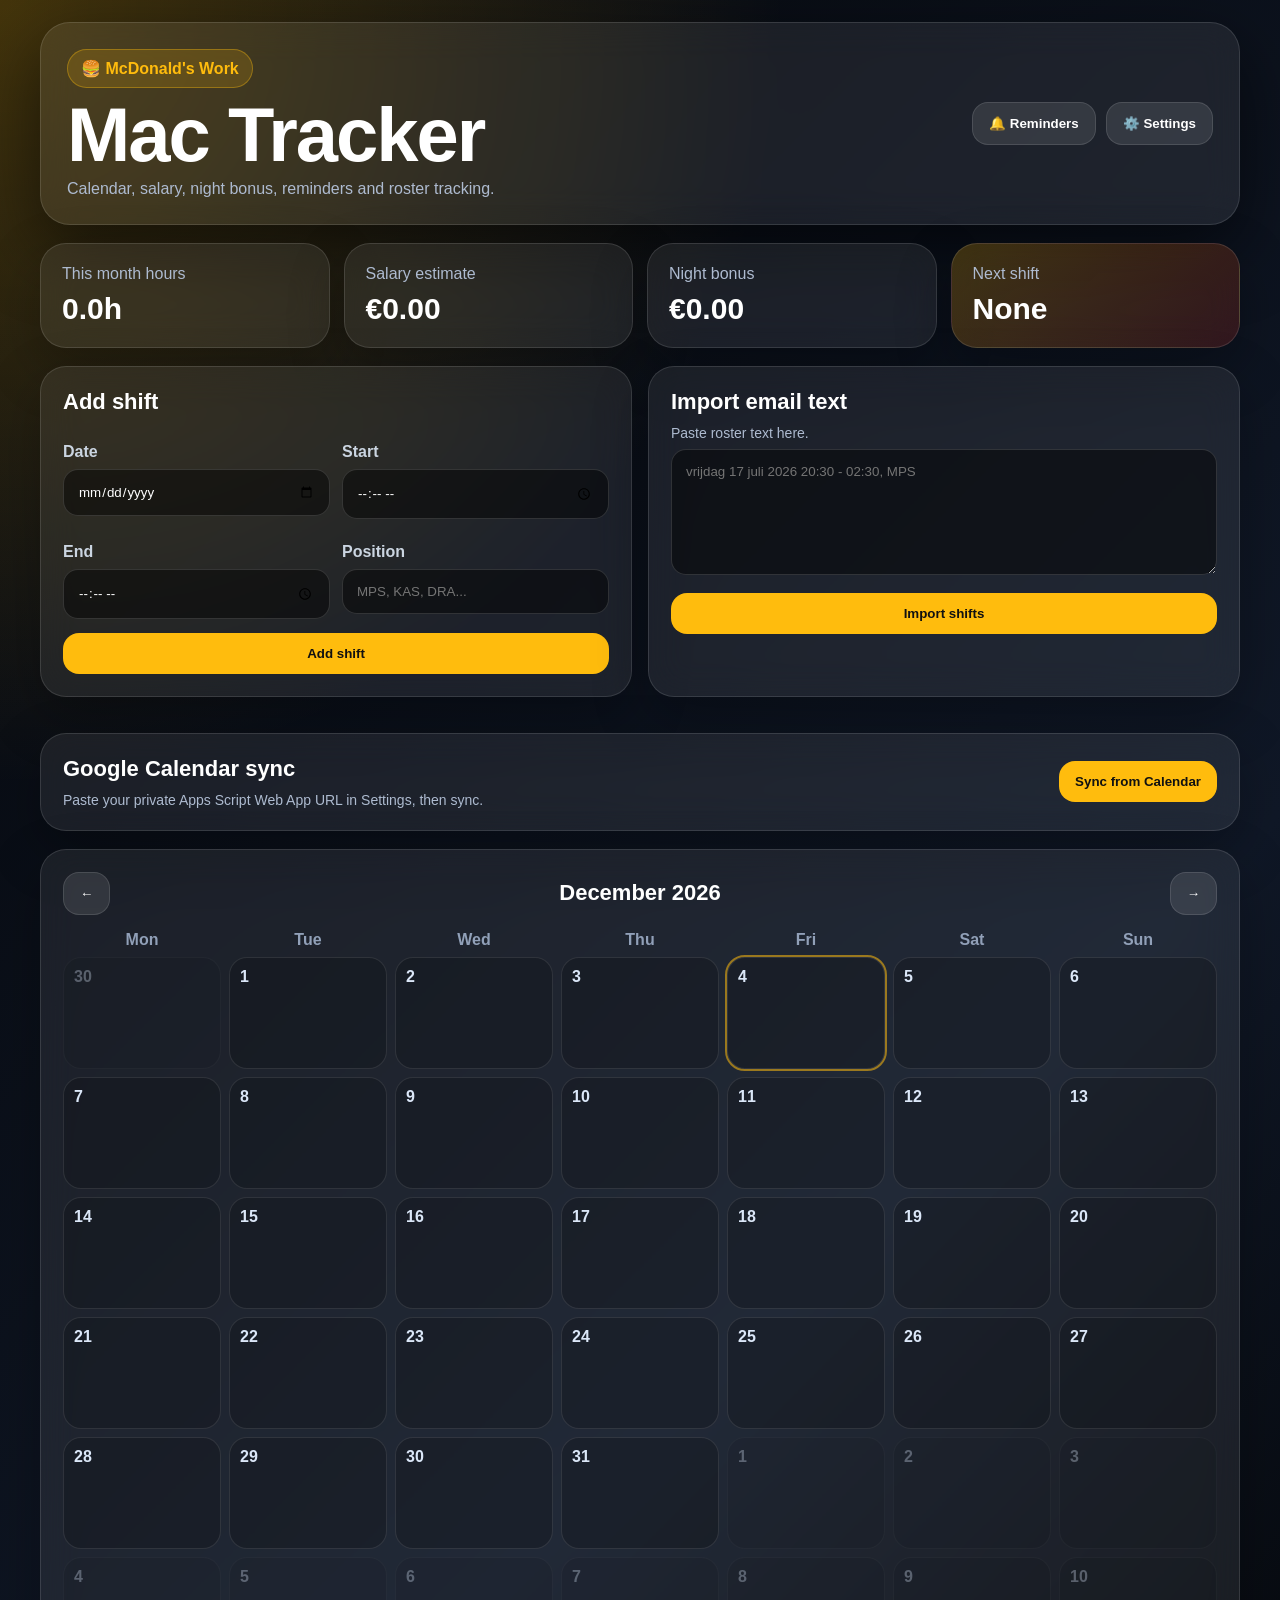
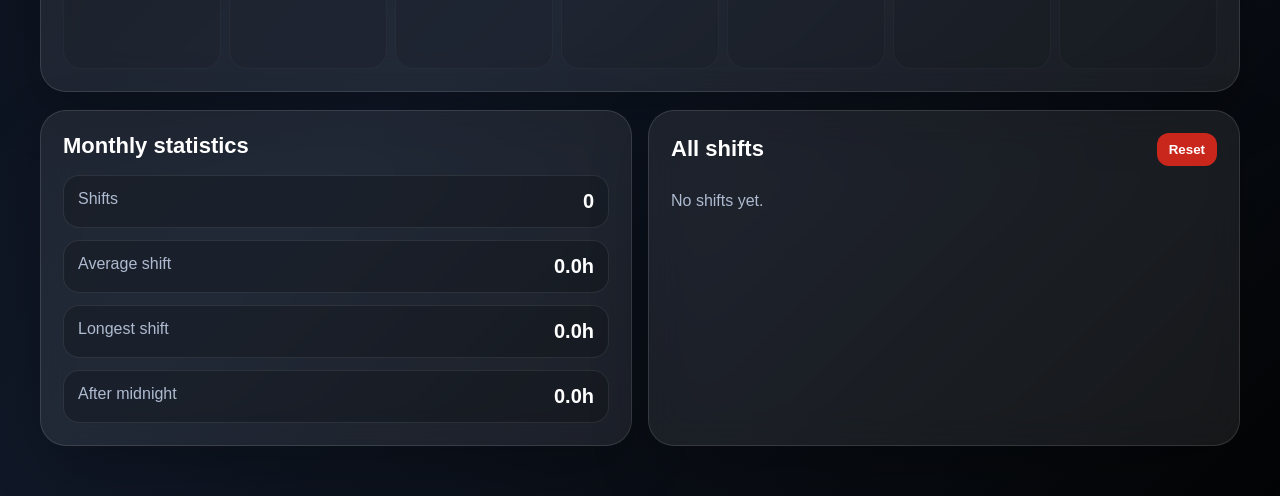
<file: index.html>
<!doctype html>
<html lang="en">
<head>
<meta charset="utf-8">
<meta name="viewport" content="width=device-width,initial-scale=1,viewport-fit=cover">
<meta name="theme-color" content="#05070b">
<meta name="apple-mobile-web-app-capable" content="yes">
<title>Mac Tracker V3</title>
<link rel="manifest" href="manifest.json">
<link rel="stylesheet" href="style.css">
</head>
<body>
<main class="app">
<header class="top">
<div><p class="pill">🍔 McDonald's Work</p><h1>Mac Tracker</h1><p class="muted">Calendar, salary, night bonus, reminders and roster tracking.</p></div>
<div class="actions"><button onclick="requestNotifications()" class="ghost">🔔 Reminders</button><button onclick="openSettings()" class="ghost">⚙️ Settings</button></div>
</header>

<section class="cards">
<div class="card"><span>This month hours</span><strong id="monthHours">0h</strong></div>
<div class="card"><span>Salary estimate</span><strong id="monthSalary">€0</strong></div>
<div class="card"><span>Night bonus</span><strong id="nightBonus">€0</strong></div>
<div class="card active"><span>Next shift</span><strong id="nextShift">None</strong></div>
</section>

<section class="grid">
<div class="panel"><h2>Add shift</h2><div class="form">
<label>Date<input type="date" id="date"></label><label>Start<input type="time" id="start"></label>
<label>End<input type="time" id="end"></label><label>Position<input id="position" placeholder="MPS, KAS, DRA..."></label>
</div><button class="primary" onclick="addShift()">Add shift</button></div>

<div class="panel"><h2>Import email text</h2><p class="muted small">Paste roster text here.</p>
<textarea id="importText" placeholder="vrijdag 17 juli 2026 20:30 - 02:30, MPS"></textarea>
<button class="primary" onclick="importText()">Import shifts</button></div>
</section>

<section class="panel sync"><div><h2>Google Calendar sync</h2><p class="muted small">Paste your private Apps Script Web App URL in Settings, then sync.</p></div><button class="primary compact" onclick="syncFromCalendar()">Sync from Calendar</button></section>

<section class="panel"><div class="calhead"><button class="ghost" onclick="changeMonth(-1)">←</button><h2 id="calendarTitle"></h2><button class="ghost" onclick="changeMonth(1)">→</button></div>
<div class="week"><span>Mon</span><span>Tue</span><span>Wed</span><span>Thu</span><span>Fri</span><span>Sat</span><span>Sun</span></div><div id="calendar" class="calendar"></div></section>

<section class="grid"><div class="panel"><h2>Monthly statistics</h2><div class="stats">
<div><span>Shifts</span><b id="monthShifts">0</b></div><div><span>Average shift</span><b id="avgShift">0h</b></div>
<div><span>Longest shift</span><b id="longestShift">0h</b></div><div><span>After midnight</span><b id="nightHours">0h</b></div>
</div></div>
<div class="panel"><div class="calhead"><h2>All shifts</h2><button onclick="clearAll()" class="danger mini">Reset</button></div><div id="shiftList" class="shift-list"></div></div></section>
</main>

<dialog id="settingsDialog"><div class="modal"><div class="calhead"><h2>Settings</h2><button onclick="closeSettings()" class="ghost mini">Close</button></div>
<label>Hourly wage (€)<input type="number" step="0.01" id="hourlyRateInput"></label>
<label>Night bonus % after 00:00<input type="number" step="1" id="nightBonusInput"></label>
<label>Private Apps Script Web App URL<input id="scriptUrlInput" placeholder="https://script.google.com/macros/s/.../exec"></label>
<p class="muted small">Keep this URL private. It is saved only in this browser, not in GitHub.</p>
<button class="primary" onclick="saveSettings()">Save settings</button></div></dialog>
<script src="app.js"></script>
</body></html>
</file>
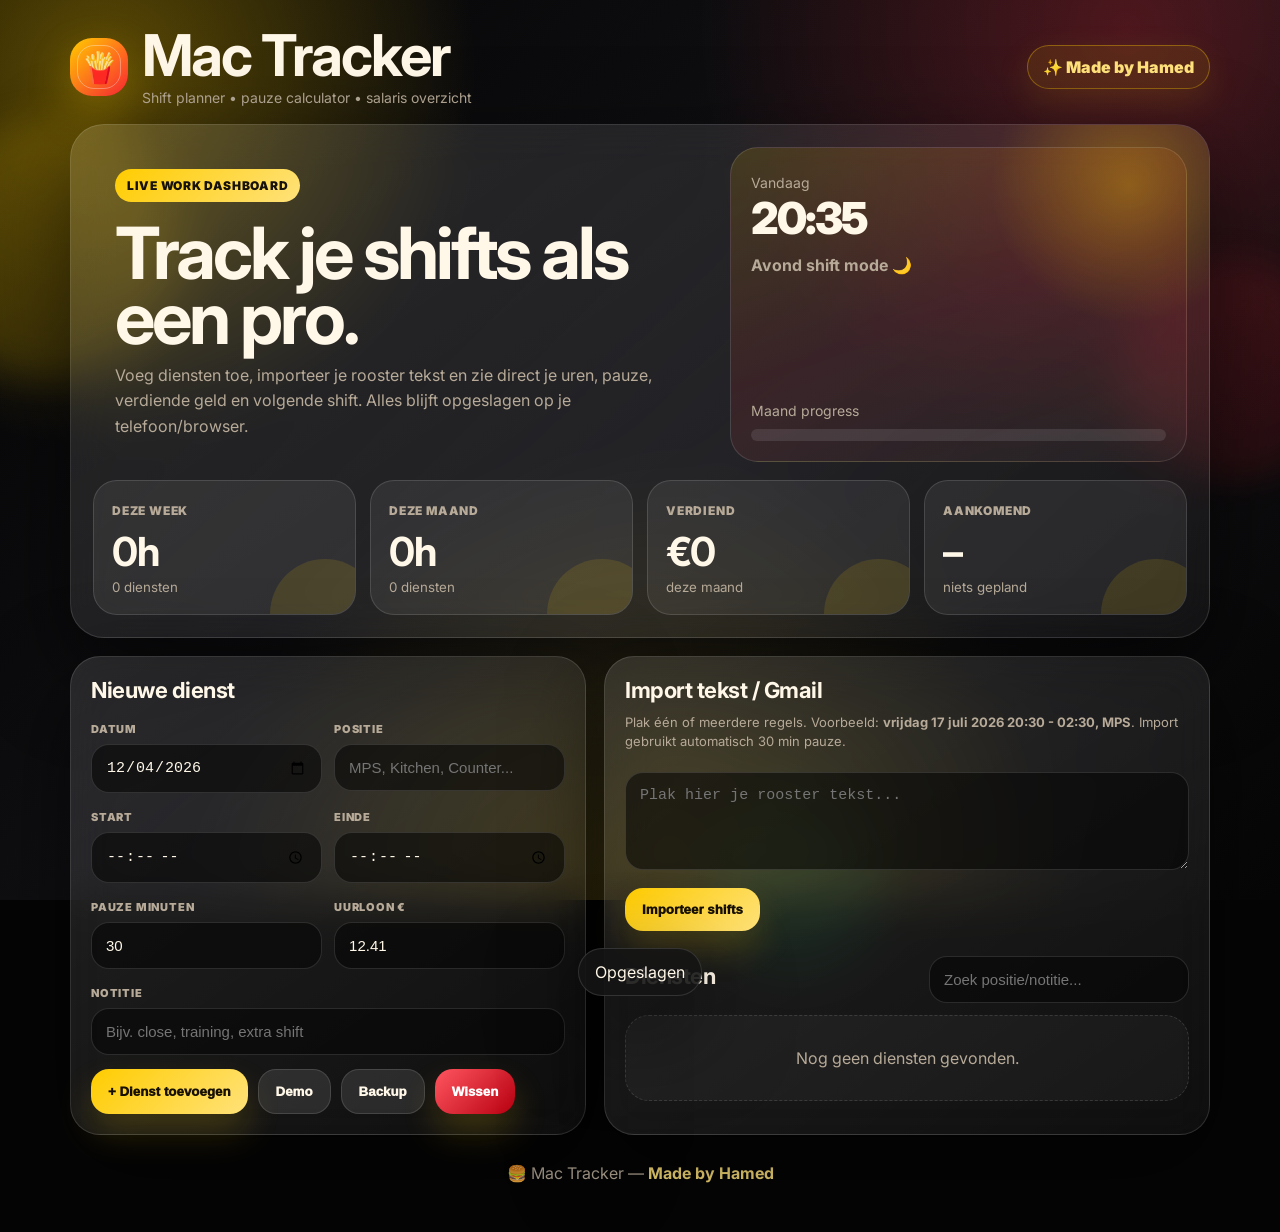
<file: index-2.html>
<!DOCTYPE html>
<html lang="nl">
<head>
  <meta charset="UTF-8" />
  <meta name="viewport" content="width=device-width, initial-scale=1.0" />
  <title>Mac Tracker | Made by Hamed</title>
  <meta name="theme-color" content="#111111" />
  <link rel="preconnect" href="https://fonts.googleapis.com">
  <link rel="preconnect" href="https://fonts.gstatic.com" crossorigin>
  <link href="https://fonts.googleapis.com/css2?family=Inter:wght@400;600;700;800;900&display=swap" rel="stylesheet">
  <style>
    :root{
      --bg:#050505;--bg2:#0f0f12;--card:rgba(255,255,255,.08);--card2:rgba(255,255,255,.12);
      --text:#fff7e8;--muted:#b7aa98;--gold:#ffcc00;--gold2:#ffe27a;--red:#ff2735;--green:#26e27a;
      --line:rgba(255,255,255,.13);--shadow:0 30px 90px rgba(0,0,0,.55);--radius:28px;
    }
    *{box-sizing:border-box} html{scroll-behavior:smooth}
    body{margin:0;min-height:100vh;font-family:Inter,system-ui,-apple-system,Segoe UI,Roboto,Arial,sans-serif;color:var(--text);background:#050505;overflow-x:hidden}
    body:before{content:"";position:fixed;inset:0;z-index:-3;background:
      radial-gradient(circle at 8% 8%,rgba(255,204,0,.35),transparent 26%),
      radial-gradient(circle at 88% 3%,rgba(255,39,53,.25),transparent 30%),
      radial-gradient(circle at 50% 100%,rgba(255,204,0,.18),transparent 40%),
      linear-gradient(135deg,#040404,#121216 55%,#060606)}
    body:after{content:"";position:fixed;inset:0;z-index:-2;opacity:.18;background-image:linear-gradient(rgba(255,255,255,.08) 1px,transparent 1px),linear-gradient(90deg,rgba(255,255,255,.08) 1px,transparent 1px);background-size:46px 46px;mask-image:radial-gradient(circle at center,#000,transparent 78%)}
    .orb{position:fixed;border-radius:999px;filter:blur(18px);opacity:.55;z-index:-1;animation:float 8s ease-in-out infinite alternate}.orb.one{width:260px;height:260px;background:rgba(255,204,0,.28);left:-80px;top:120px}.orb.two{width:220px;height:220px;background:rgba(255,39,53,.23);right:-60px;top:260px;animation-delay:1.5s}.orb.three{width:180px;height:180px;background:rgba(38,226,122,.13);left:55%;bottom:-70px;animation-delay:.6s}@keyframes float{to{transform:translateY(-35px) translateX(20px) scale(1.08)}}
    .wrap{max-width:1180px;margin:auto;padding:20px}.glass{background:linear-gradient(145deg,rgba(255,255,255,.12),rgba(255,255,255,.045));border:1px solid var(--line);box-shadow:var(--shadow);backdrop-filter:blur(22px);-webkit-backdrop-filter:blur(22px)}
    header{display:flex;justify-content:space-between;align-items:center;gap:16px;margin:8px 0 18px}.brand{display:flex;align-items:center;gap:14px}.logo{width:58px;height:58px;border-radius:22px;display:grid;place-items:center;font-size:30px;background:linear-gradient(135deg,var(--gold),var(--red));box-shadow:0 18px 45px rgba(255,204,0,.24);position:relative}.logo:after{content:"";position:absolute;inset:7px;border:1px solid rgba(255,255,255,.34);border-radius:17px}h1{margin:0;font-size:clamp(28px,4.5vw,58px);letter-spacing:-2px;line-height:.95}.sub{color:var(--muted);font-size:14px;margin-top:6px}.made{border:1px solid rgba(255,204,0,.34);background:rgba(255,204,0,.10);color:var(--gold2);padding:11px 15px;border-radius:999px;font-weight:900;white-space:nowrap;box-shadow:0 12px 35px rgba(255,204,0,.12)}
    .hero{border-radius:34px;padding:22px;margin-bottom:18px;position:relative;overflow:hidden}.hero:before{content:"";position:absolute;right:-70px;top:-90px;width:300px;height:300px;background:radial-gradient(circle,rgba(255,204,0,.32),transparent 65%)}.heroTop{display:grid;grid-template-columns:1.15fr .85fr;gap:18px;align-items:stretch}.titleCard{padding:22px;position:relative;z-index:1}.badge{display:inline-flex;align-items:center;gap:8px;color:#16110a;background:linear-gradient(135deg,var(--gold),var(--gold2));font-weight:950;border-radius:999px;padding:9px 12px;font-size:12px;text-transform:uppercase;letter-spacing:.7px}.hero h2{font-size:clamp(34px,6vw,72px);line-height:.91;letter-spacing:-3px;margin:18px 0 12px}.hero p{margin:0;color:var(--muted);line-height:1.6;max-width:620px}.miniPanel{padding:20px;border-radius:28px;background:linear-gradient(160deg,rgba(255,204,0,.14),rgba(255,39,53,.10),rgba(255,255,255,.04));border:1px solid var(--line);display:flex;flex-direction:column;justify-content:space-between;min-height:260px}.bigTime{font-size:44px;font-weight:950;letter-spacing:-2px}.progress{height:12px;border-radius:999px;background:rgba(255,255,255,.10);overflow:hidden;margin-top:10px}.bar{height:100%;width:0%;background:linear-gradient(90deg,var(--gold),var(--red));border-radius:999px;transition:.6s}.quote{color:var(--muted);font-weight:700;margin-top:10px}
    .stats{display:grid;grid-template-columns:repeat(4,1fr);gap:14px;margin-top:18px}.stat{padding:18px;border-radius:24px;background:rgba(255,255,255,.07);border:1px solid var(--line);position:relative;overflow:hidden}.stat:after{content:"";position:absolute;inset:auto -25px -55px auto;width:110px;height:110px;border-radius:999px;background:rgba(255,204,0,.12)}.stat span{color:var(--muted);font-size:12px;text-transform:uppercase;letter-spacing:.8px;font-weight:950}.stat b{display:block;font-size:clamp(26px,4vw,40px);margin-top:8px;letter-spacing:-1px}.stat small{color:var(--muted)}
    .layout{display:grid;grid-template-columns:.92fr 1.08fr;gap:18px}.card{border-radius:30px;padding:20px}.card h3{margin:0 0 14px;font-size:22px;letter-spacing:-.5px}.form{display:grid;grid-template-columns:1fr 1fr;gap:12px}label{font-size:11px;color:var(--muted);font-weight:950;text-transform:uppercase;letter-spacing:.8px}input,textarea{width:100%;margin-top:7px;border:1px solid var(--line);background:rgba(5,5,5,.55);color:var(--text);border-radius:18px;padding:14px 14px;font-size:15px;outline:none;transition:.2s}input:focus,textarea:focus{border-color:rgba(255,204,0,.7);box-shadow:0 0 0 4px rgba(255,204,0,.09)}textarea{resize:vertical}.full{grid-column:1/-1}.actions{display:flex;gap:10px;flex-wrap:wrap;margin-top:14px}button{border:0;border-radius:18px;padding:14px 17px;font-weight:950;cursor:pointer;color:#171000;background:linear-gradient(135deg,var(--gold),var(--gold2));box-shadow:0 18px 34px rgba(255,204,0,.18);transition:.2s}button:hover{transform:translateY(-2px);filter:brightness(1.04)}button.secondary{background:rgba(255,255,255,.10);color:var(--text);border:1px solid var(--line);box-shadow:none}button.danger{background:linear-gradient(135deg,#ff5660,#b80011);color:#fff}.helper{font-size:13px;color:var(--muted);line-height:1.5;margin-top:-4px}.toolbar{display:flex;justify-content:space-between;gap:10px;align-items:center;margin:18px 0 12px}.search{max-width:260px}.shift{display:grid;grid-template-columns:1fr auto;gap:12px;align-items:center;background:linear-gradient(135deg,rgba(255,255,255,.105),rgba(255,255,255,.045));border:1px solid var(--line);border-radius:24px;padding:15px;margin-bottom:11px;position:relative;overflow:hidden}.shift:before{content:"";position:absolute;left:0;top:0;bottom:0;width:5px;background:linear-gradient(var(--gold),var(--red))}.shift strong{font-size:16px}.shift small{color:var(--muted);display:block;margin-top:5px}.pill{display:inline-flex;gap:5px;align-items:center;margin-top:9px;margin-right:6px;border-radius:999px;padding:6px 10px;background:rgba(255,204,0,.12);color:var(--gold2);font-size:12px;font-weight:950}.empty{text-align:center;color:var(--muted);border:1px dashed var(--line);border-radius:24px;padding:32px;background:rgba(255,255,255,.035)}.footer{text-align:center;color:var(--muted);padding:28px}.footer b{color:var(--gold2)}
    .toast{position:fixed;left:50%;bottom:24px;transform:translateX(-50%) translateY(120px);background:rgba(20,20,20,.9);border:1px solid var(--line);color:var(--text);padding:13px 16px;border-radius:999px;box-shadow:var(--shadow);z-index:99;transition:.35s}.toast.show{transform:translateX(-50%) translateY(0)}
    @media(max-width:900px){.heroTop,.layout{grid-template-columns:1fr}.stats{grid-template-columns:repeat(2,1fr)}header{align-items:flex-start}.made{font-size:13px}.miniPanel{min-height:190px}}
    @media(max-width:560px){.wrap{padding:14px}.hero,.card{border-radius:24px;padding:16px}.form{grid-template-columns:1fr}.stats{grid-template-columns:1fr 1fr;gap:10px}.stat{padding:14px}header{flex-direction:column}.hero h2{letter-spacing:-2px}.bigTime{font-size:34px}.toolbar{display:block}.search{max-width:none}.shift{grid-template-columns:1fr}.shift button{width:100%}}
  </style>
</head>
<body>
  <div class="orb one"></div><div class="orb two"></div><div class="orb three"></div>
  <div class="wrap">
    <header>
      <div class="brand"><div class="logo">🍟</div><div><h1>Mac Tracker</h1><div class="sub">Shift planner • pauze calculator • salaris overzicht</div></div></div>
      <div class="made">✨ Made by Hamed</div>
    </header>

    <section class="hero glass">
      <div class="heroTop">
        <div class="titleCard">
          <div class="badge">Live work dashboard</div>
          <h2>Track je shifts als een pro.</h2>
          <p>Voeg diensten toe, importeer je rooster tekst en zie direct je uren, pauze, verdiende geld en volgende shift. Alles blijft opgeslagen op je telefoon/browser.</p>
        </div>
        <div class="miniPanel">
          <div>
            <div class="sub">Vandaag</div>
            <div class="bigTime" id="clock">00:00</div>
            <div class="quote" id="todayLine">Klaar voor je volgende shift?</div>
          </div>
          <div>
            <div class="sub">Maand progress</div>
            <div class="progress"><div class="bar" id="monthBar"></div></div>
          </div>
        </div>
      </div>
      <div class="stats">
        <div class="stat"><span>Deze week</span><b id="weekHours">0h</b><small id="weekCount">0 diensten</small></div>
        <div class="stat"><span>Deze maand</span><b id="monthHours">0h</b><small id="monthCount">0 diensten</small></div>
        <div class="stat"><span>Verdiend</span><b id="earned">€0</b><small>deze maand</small></div>
        <div class="stat"><span>Aankomend</span><b id="nextShift">–</b><small id="nextInfo">niets gepland</small></div>
      </div>
    </section>

    <main class="layout">
      <section class="card glass">
        <h3>Nieuwe dienst</h3>
        <div class="form">
          <div><label>Datum</label><input id="date" type="date"></div>
          <div><label>Positie</label><input id="position" placeholder="MPS, Kitchen, Counter..."></div>
          <div><label>Start</label><input id="start" type="time"></div>
          <div><label>Einde</label><input id="end" type="time"></div>
          <div><label>Pauze minuten</label><input id="break" type="number" min="0" step="5" value="30"></div>
          <div><label>Uurloon €</label><input id="rate" type="number" min="0" step="0.01" value="12.41"></div>
          <div class="full"><label>Notitie</label><input id="note" placeholder="Bijv. close, training, extra shift"></div>
        </div>
        <div class="actions">
          <button onclick="addShift()">+ Dienst toevoegen</button>
          <button class="secondary" onclick="fillDemo()">Demo</button>
          <button class="secondary" onclick="exportData()">Backup</button>
          <button class="danger" onclick="clearAll()">Wissen</button>
        </div>
      </section>

      <section class="card glass">
        <h3>Import tekst / Gmail</h3>
        <p class="helper">Plak één of meerdere regels. Voorbeeld: <b>vrijdag 17 juli 2026 20:30 - 02:30, MPS</b>. Import gebruikt automatisch 30 min pauze.</p>
        <textarea id="importText" rows="4" placeholder="Plak hier je rooster tekst..."></textarea>
        <div class="actions"><button onclick="importShifts()">Importeer shifts</button></div>
        <div class="toolbar"><h3 style="margin:0">Diensten</h3><input class="search" id="search" placeholder="Zoek positie/notitie..." oninput="render()"></div>
        <div id="list"></div>
      </section>
    </main>
    <div class="footer">🍔 Mac Tracker — <b>Made by Hamed</b></div>
  </div>
  <div class="toast" id="toast">Opgeslagen</div>
<script>
const KEY='macTrackerShifts_wow_v1';
let shifts=JSON.parse(localStorage.getItem(KEY)||'[]');
const nlMonths={januari:0,februari:1,maart:2,april:3,mei:4,juni:5,juli:6,augustus:7,september:8,oktober:9,november:10,december:11};
function $(id){return document.getElementById(id)}
function save(msg='Opgeslagen'){localStorage.setItem(KEY,JSON.stringify(shifts));render();showToast(msg)}
function showToast(msg){toast.textContent=msg;toast.classList.add('show');setTimeout(()=>toast.classList.remove('show'),1800)}
function pad(n){return String(n).padStart(2,'0')}
function fmtDate(d){return new Date(d+'T12:00:00').toLocaleDateString('nl-NL',{weekday:'short',day:'numeric',month:'short'})}
function minutesBetween(date,start,end,brk=0){if(!date||!start||!end)return 0;let s=new Date(`${date}T${start}`),e=new Date(`${date}T${end}`);if(e<=s)e.setDate(e.getDate()+1);return Math.max(0,((e-s)/60000)-Number(brk||0))}
function hoursText(mins){return (Math.round((mins/60)*10)/10)+'h'}
function money(v){return '€'+Math.round(v)}
function addShift(){const shift={id:Date.now()+Math.random(),date:$('date').value,start:$('start').value,end:$('end').value,break:Number($('break').value||0),position:$('position').value.trim()||'Shift',rate:Number($('rate').value||0),note:$('note').value.trim()};if(!shift.date||!shift.start||!shift.end){showToast('Vul datum, start en einde in');return}shifts.push(shift);shifts.sort((a,b)=>new Date(a.date)-new Date(b.date));$('position').value='';$('note').value='';save('Dienst toegevoegd')}
function del(id){shifts=shifts.filter(s=>s.id!==id);save('Dienst verwijderd')}
function clearAll(){if(confirm('Alles wissen?')){shifts=[];save('Alles gewist')}}
function getWeekNumber(d){d=new Date(Date.UTC(d.getFullYear(),d.getMonth(),d.getDate()));d.setUTCDate(d.getUTCDate()+4-(d.getUTCDay()||7));let y=new Date(Date.UTC(d.getUTCFullYear(),0,1));return Math.ceil((((d-y)/86400000)+1)/7)}
function render(){const now=new Date(),thisMonth=now.getMonth(),thisYear=now.getFullYear(),thisWeek=getWeekNumber(now);let weekM=0,monthM=0,weekC=0,monthC=0,earned=0,next=null;const q=($('search')?.value||'').toLowerCase();$('list').innerHTML='';shifts.forEach(s=>{const d=new Date(s.date+'T12:00:00'),mins=minutesBetween(s.date,s.start,s.end,s.break);if(d.getFullYear()===thisYear&&getWeekNumber(d)===thisWeek){weekM+=mins;weekC++}if(d.getFullYear()===thisYear&&d.getMonth()===thisMonth){monthM+=mins;monthC++;earned+=(mins/60)*Number(s.rate||0)}if(new Date(`${s.date}T${s.start}`)>=now&&(!next||new Date(`${s.date}T${s.start}`)<new Date(`${next.date}T${next.start}`)))next=s});weekHours.textContent=hoursText(weekM);weekCount.textContent=weekC+' diensten';monthHours.textContent=hoursText(monthM);monthCount.textContent=monthC+' diensten';earned.textContent=money(earned);monthBar.style.width=Math.min(100,(monthM/(120*60))*100)+'%';if(next){nextShift.textContent=fmtDate(next.date);nextInfo.textContent=next.start+' - '+next.end}else{nextShift.textContent='–';nextInfo.textContent='niets gepland'}const filtered=shifts.filter(s=>(s.position+' '+(s.note||'')).toLowerCase().includes(q));if(!filtered.length){$('list').innerHTML='<div class="empty">Nog geen diensten gevonden.</div>';return}filtered.slice().reverse().forEach(s=>{const mins=minutesBetween(s.date,s.start,s.end,s.break);const div=document.createElement('div');div.className='shift';div.innerHTML=`<div><strong>${fmtDate(s.date)} · ${s.start} - ${s.end}</strong><small>${s.position}${s.note?' · '+s.note:''}</small><span class="pill">⏱ ${hoursText(mins)}</span><span class="pill">☕ pauze ${s.break||0} min</span><span class="pill">💸 ${money((mins/60)*Number(s.rate||0))}</span></div><button class="secondary" onclick="del(${s.id})">Delete</button>`;$('list').appendChild(div)})}
function parseDutchDate(txt){txt=txt.toLowerCase().replace(/,/g,' ');const m=txt.match(/(\d{1,2})\s+(januari|februari|maart|april|mei|juni|juli|augustus|september|oktober|november|december)\s+(20\d{2})/i);if(!m)return null;return `${m[3]}-${pad(nlMonths[m[2]]+1)}-${pad(m[1])}`}
function importShifts(){const lines=$('importText').value.split(/\n+/).map(x=>x.trim()).filter(Boolean);let added=0;lines.forEach(line=>{const d=parseDutchDate(line),t=line.match(/(\d{1,2}:\d{2})\s*-\s*(\d{1,2}:\d{2})/);if(d&&t){let after=line.split(t[0])[1]||'';let pos=after.replace(/^[,\s-]+/,'').trim()||'Imported shift';shifts.push({id:Date.now()+Math.random(),date:d,start:t[1],end:t[2],break:30,position:pos,rate:Number($('rate').value||12.41),note:'Imported'});added++}});if(!added){showToast('Geen shifts gevonden');alert('Geen shifts gevonden. Probeer: vrijdag 17 juli 2026 20:30 - 02:30, MPS');return}$('importText').value='';shifts.sort((a,b)=>new Date(a.date)-new Date(b.date));save(added+' shift(s) geïmporteerd')}
function exportData(){const blob=new Blob([JSON.stringify(shifts,null,2)],{type:'application/json'});const a=document.createElement('a');a.href=URL.createObjectURL(blob);a.download='mac-tracker-backup.json';a.click();URL.revokeObjectURL(a.href);showToast('Backup gedownload')}
function fillDemo(){const today=new Date();const d=`${today.getFullYear()}-${pad(today.getMonth()+1)}-${pad(today.getDate())}`;$('date').value=d;$('start').value='17:30';$('end').value='01:30';$('break').value='30';$('position').value='MPS Close';$('note').value='Demo shift'}
function tick(){const n=new Date();clock.textContent=n.toLocaleTimeString('nl-NL',{hour:'2-digit',minute:'2-digit'});todayLine.textContent=n.getHours()<12?'Goedemorgen, Hamed ☀️':n.getHours()<18?'Ready voor vandaag ⚡':'Avond shift mode 🌙'}
(function init(){const t=new Date();$('date').value=`${t.getFullYear()}-${pad(t.getMonth()+1)}-${pad(t.getDate())}`;tick();setInterval(tick,1000);render()})();
</script>
</body>
</html>
</file>
<file: style.css>
*{box-sizing:border-box;margin:0;padding:0;font-family:-apple-system,BlinkMacSystemFont,"Segoe UI",Arial,sans-serif}
:root{--panel:rgba(255,255,255,.075);--line:rgba(255,255,255,.12);--muted:#aebbd0;--gold:#ffbc0d;--red:#da291c}
body{min-height:100vh;background:radial-gradient(circle at top left,rgba(255,188,13,.25),transparent 32%),linear-gradient(135deg,#05070b,#101827 62%,#030405);color:white;padding:14px}
.app{max-width:1200px;margin:auto}.top{display:flex;justify-content:space-between;gap:18px;align-items:center;margin:8px 0 18px;padding:26px;border:1px solid var(--line);background:var(--panel);border-radius:30px;box-shadow:0 24px 70px #0008;backdrop-filter:blur(18px)}
.pill{display:inline-block;background:#ffbc0d29;color:var(--gold);border:1px solid #ffbc0d59;padding:9px 13px;border-radius:999px;font-weight:900;margin-bottom:12px}
h1{font-size:clamp(42px,7vw,76px);line-height:.92;letter-spacing:-2px}h2{font-size:22px}.muted{color:var(--muted);margin-top:10px}.small{font-size:14px}.actions{display:flex;gap:10px;flex-wrap:wrap}
button{border:0;border-radius:16px;padding:13px 16px;font-weight:900;cursor:pointer}.ghost{background:#ffffff1a;color:#fff;border:1px solid var(--line)}.primary{width:100%;background:var(--gold);color:#111;margin-top:14px}.compact{width:auto;margin-top:0}.danger{background:#da291cea;color:white}.mini{padding:9px 12px;border-radius:12px}
.cards{display:grid;grid-template-columns:repeat(4,1fr);gap:14px;margin-bottom:18px}.card,.panel{background:var(--panel);border:1px solid var(--line);border-radius:26px;box-shadow:0 20px 55px #0004;backdrop-filter:blur(18px)}
.card{padding:21px}.card span{display:block;color:var(--muted);margin-bottom:9px}.card strong{font-size:30px}.active{background:linear-gradient(135deg,#ffbc0d38,#da291c2e)}
.grid{display:grid;grid-template-columns:1fr 1fr;gap:16px;margin-bottom:18px}.panel{padding:22px;margin-bottom:18px}.sync{display:flex;align-items:center;justify-content:space-between;gap:16px}
.form{display:grid;grid-template-columns:1fr 1fr;gap:12px;margin-top:16px}label{font-weight:800;color:#cbd5e1;display:block;margin-top:12px}
input,textarea{width:100%;margin-top:8px;background:#0007;border:1px solid #ffffff24;color:white;border-radius:15px;padding:14px;outline:none}textarea{height:126px;resize:vertical}
.calhead{display:flex;align-items:center;justify-content:space-between;gap:12px;margin-bottom:16px}.week,.calendar{display:grid;grid-template-columns:repeat(7,1fr);gap:8px}.week span{text-align:center;color:#91a0b8;font-weight:900;padding-bottom:8px}
.day{min-height:112px;border-radius:18px;background:#0003;border:1px solid #ffffff1a;padding:10px;overflow:hidden}.day.other{opacity:.32}.day.today{outline:2px solid #ffbc0d8c}.num{font-weight:900;color:#dbe7f8;margin-bottom:8px}.event{background:#ffbc0d2e;border:1px solid #ffbc0d59;color:#ffdd73;border-radius:11px;padding:6px;margin-top:5px;font-size:12px;font-weight:800}
.shift-list{display:grid;gap:10px;max-height:340px;overflow:auto}.shift{display:flex;justify-content:space-between;gap:12px;background:#0004;border:1px solid #ffffff1a;padding:14px;border-radius:18px}.shift b{display:block}.shift span{color:var(--muted);font-size:14px}
.stats{display:grid;gap:12px;margin-top:16px}.stats div{display:flex;justify-content:space-between;background:#0003;padding:14px;border-radius:16px;border:1px solid #ffffff17}.stats span{color:var(--muted)}.stats b{font-size:20px}
dialog{border:0;border-radius:26px;background:transparent;margin:auto;width:min(560px,94vw)}dialog::backdrop{background:#000b;backdrop-filter:blur(8px)}.modal{background:#111827;border:1px solid var(--line);border-radius:26px;padding:22px;color:white;box-shadow:0 30px 80px #0009}
@media(max-width:900px){.top{flex-direction:column;align-items:flex-start}.cards{grid-template-columns:1fr 1fr}.grid{grid-template-columns:1fr}.sync{flex-direction:column;align-items:stretch}.compact{width:100%}.form{grid-template-columns:1fr}.day{min-height:94px}.event{font-size:11px;padding:5px}}
@media(max-width:540px){body{padding:10px}.cards{grid-template-columns:1fr}.panel{padding:16px}.week,.calendar{gap:5px}.day{border-radius:13px;padding:7px;min-height:82px}h1{font-size:46px}.top{padding:20px}.shift{align-items:flex-start;flex-direction:column}}
</file>
